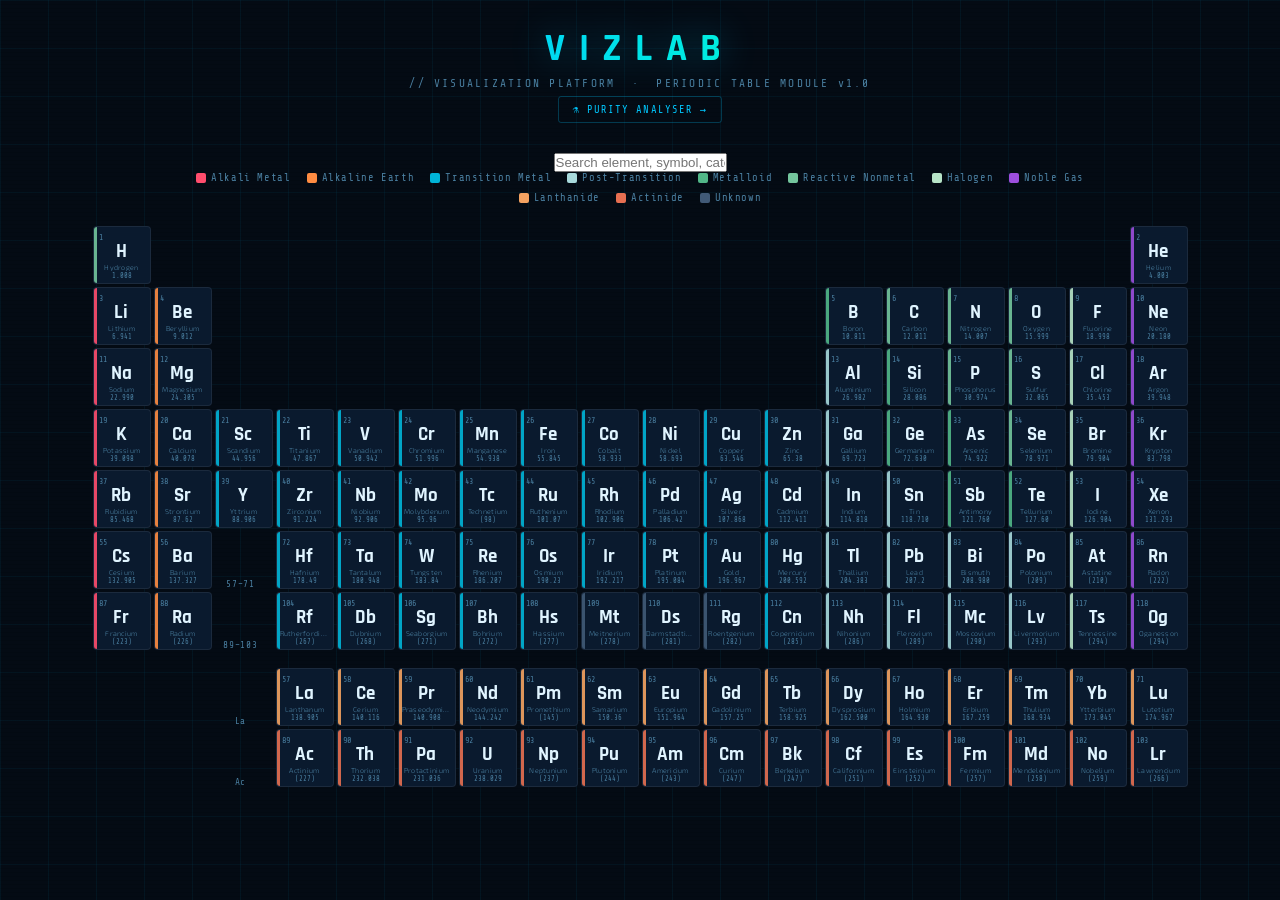
<file: index.html>
<!DOCTYPE html>
<html lang="en">
<head>
  <meta charset="UTF-8" />
  <meta name="viewport" content="width=device-width, initial-scale=1.0" />
  <title>VIZLAB — Periodic Table</title>
  <link rel="stylesheet" href="style.css" />
</head>
<body>

<div id="app">

  <!-- ── HEADER ──────────────────────────────────────── -->
  <header>
    <div class="site-title">VIZLAB</div>
    <div class="site-sub">// VISUALIZATION PLATFORM &nbsp;·&nbsp; PERIODIC TABLE MODULE v1.0</div>
    <a href="purity.html" style="font-family:'Share Tech Mono',monospace;font-size:0.65rem;
      letter-spacing:0.1em;color:#00c8ff;text-decoration:none;border:1px solid rgba(0,200,255,0.25);
      padding:6px 14px;border-radius:3px;transition:all 0.2s;margin-top:6px;display:inline-block">
      ⚗ PURITY ANALYSER →
    </a>
  </header>

  <!-- ── SEARCH ──────────────────────────────────────── -->
  <div class="search-wrap">
    <input id="search" type="text" placeholder="Search element, symbol, category…" autocomplete="off" spellcheck="false" />
  </div>

  <!-- ── LEGEND ──────────────────────────────────────── -->
  <div class="legend" id="legend">
    <!-- populated by JS -->
  </div>

  <!-- ── TABLE ───────────────────────────────────────── -->
  <div id="periodic-table">
    <!-- populated by JS -->
  </div>

</div><!-- /#app -->


<!-- ── DETAIL PANEL ─────────────────────────────────── -->
<aside id="detail-panel">
  <button class="panel-close" title="Close">✕</button>

  <div class="panel-symbol">H</div>
  <div class="panel-name">Hydrogen</div>
  <div class="panel-number">Atomic Number: 1</div>

  <hr class="panel-divider" />

  <div class="panel-props">
    <div class="prop-item">
      <label>Atomic Mass</label>
      <span id="prop-mass">—</span>
    </div>
    <div class="prop-item">
      <label>Phase</label>
      <span id="prop-phase">—</span>
    </div>
    <div class="prop-item">
      <label>Melting Point</label>
      <span id="prop-melt">—</span>
    </div>
    <div class="prop-item">
      <label>Boiling Point</label>
      <span id="prop-boil">—</span>
    </div>
    <div class="prop-item">
      <label>Density</label>
      <span id="prop-density">—</span>
    </div>
    <div class="prop-item">
      <label>Discovered</label>
      <span id="prop-discovery">—</span>
    </div>
    <div class="prop-item prop-category" style="grid-column: 1 / -1;">
      <label>Category</label>
      <span id="prop-category">—</span>
    </div>
  </div>

  <hr class="panel-divider" />

  <div style="font-family:'Share Tech Mono',monospace;font-size:0.58rem;letter-spacing:.1em;color:var(--text-dim);margin-bottom:4px;">ELECTRON CONFIGURATION</div>
  <div class="electron-config">—</div>

  <p class="panel-description">—</p>

  <hr class="panel-divider" />

  <!-- Mini spectrum preview -->
  <div style="font-family:'Share Tech Mono',monospace;font-size:0.58rem;letter-spacing:.1em;color:var(--text-dim);margin-bottom:6px;">EMISSION SPECTRUM PREVIEW</div>
  <canvas id="panel-spectrum-canvas" width="312" height="40"
    style="width:100%;height:40px;border-radius:4px;background:#000;border:1px solid rgba(0,200,255,0.12);display:block;margin-bottom:10px;"></canvas>
  <a id="panel-spectrum-link" href="spectral.html?z=1" target="_blank"
    style="display:block;text-align:center;font-family:'Share Tech Mono',monospace;font-size:0.65rem;
           letter-spacing:0.12em;color:var(--glow-cyan);border:1px solid rgba(0,200,255,0.25);
           border-radius:3px;padding:7px;text-decoration:none;transition:all 0.2s;
           background:rgba(0,200,255,0.04);">
     OPEN FULL SPECTRAL VIEWER →
  </a>
</aside>


<!-- ── TOOLTIP ──────────────────────────────────────── -->
<div id="tooltip"></div>


<script src="spectral-data.js"></script>
<script src="script.js"></script>
</body>
</html>
</file>
<file: style.css>
/* ─── IMPORTS ─────────────────────────────────────────── */
@import url('https://fonts.googleapis.com/css2?family=Rajdhani:wght@300;400;500;600;700&family=Share+Tech+Mono&family=Exo+2:wght@200;300;400;600&display=swap');

/* ─── CSS VARIABLES ───────────────────────────────────── */
:root {
  --bg-deep:       #040b14;
  --bg-mid:        #071224;
  --bg-panel:      #0a1a2e;
  --grid-line:     rgba(0, 200, 255, 0.06);
  --glow-cyan:     #00c8ff;
  --glow-teal:     #00ffd0;
  --glow-violet:   #7c3aed;
  --text-primary:  #e0f4ff;
  --text-dim:      #4a7fa0;
  --text-mono:     #00ffd0;

  /* Category palette */
  --c-alkali:        #ff4d6d;
  --c-alkaline:      #ff8c42;
  --c-transition:    #00b4d8;
  --c-post:         #a8dadc;
  --c-metalloid:     #52b788;
  --c-nonmetal:      #74c69d;
  --c-halogen:       #b7e4c7;
  --c-noble:         #9d4edd;
  --c-lanthanide:    #f4a261;
  --c-actinide:      #e76f51;
  --c-unknown:       #415a77;

  --cell-size: 68px;
  --cell-gap:  4px;
}

/* ─── RESET & BASE ────────────────────────────────────── */
*, *::before, *::after { box-sizing: border-box; margin: 0; padding: 0; }

html, body {
  width: 100%; min-height: 100vh;
  background: var(--bg-deep);
  color: var(--text-primary);
  font-family: 'Exo 2', sans-serif;
  overflow-x: hidden;
}

/* ─── ANIMATED GRID BACKGROUND ───────────────────────── */
body::before {
  content: '';
  position: fixed; inset: 0;
  background-image:
    linear-gradient(var(--grid-line) 1px, transparent 1px),
    linear-gradient(90deg, var(--grid-line) 1px, transparent 1px);
  background-size: 48px 48px;
  animation: gridDrift 60s linear infinite;
  pointer-events: none; z-index: 0;
}
@keyframes gridDrift {
  0%   { background-position: 0 0; }
  100% { background-position: 48px 48px; }
}

/* ─── SCANLINE OVERLAY ────────────────────────────────── */
body::after {
  content: '';
  position: fixed; inset: 0;
  background: repeating-linear-gradient(
    0deg,
    transparent,
    transparent 3px,
    rgba(0,0,0,0.08) 3px,
    rgba(0,0,0,0.08) 4px
  );
  pointer-events: none; z-index: 1;
}

/* ─── WRAPPER ─────────────────────────────────────────── */
#app {
  position: relative; z-index: 2;
  display: flex; flex-direction: column;
  align-items: center;
  padding: 24px 16px 48px;
  min-height: 100vh;
}

/* ─── HEADER ──────────────────────────────────────────── */
header {
  text-align: center;
  margin-bottom: 28px;
}

.site-title {
  font-family: 'Rajdhani', sans-serif;
  font-size: clamp(1.6rem, 3vw, 2.6rem);
  font-weight: 700;
  letter-spacing: 0.35em;
  text-transform: uppercase;
  background: linear-gradient(90deg, var(--glow-cyan), var(--glow-teal));
  -webkit-background-clip: text; -webkit-text-fill-color: transparent;
  background-clip: text;
  filter: drop-shadow(0 0 18px rgba(0,200,255,0.4));
}

.site-sub {
  font-family: 'Share Tech Mono', monospace;
  font-size: 0.7rem;
  letter-spacing: 0.2em;
  color: var(--text-dim);
  margin-top: 4px;
}



/* ─── LEGEND ──────────────────────────────────────────── */
.legend {
  display: flex; flex-wrap: wrap; justify-content: center;
  gap: 8px 16px;
  margin-bottom: 22px;
  max-width: 900px;
}

.legend-item {
  display: flex; align-items: center; gap: 5px;
  font-size: 0.65rem;
  font-family: 'Share Tech Mono', monospace;
  letter-spacing: 0.06em;
  color: var(--text-dim);
  cursor: pointer;
  transition: color 0.2s;
}
.legend-item:hover { color: var(--text-primary); }

.legend-dot {
  width: 10px; height: 10px; border-radius: 2px;
  flex-shrink: 0;
}

/* ─── PERIODIC TABLE GRID ─────────────────────────────── */
#periodic-table {
  display: grid;
  grid-template-columns: repeat(18, var(--cell-size));
  gap: var(--cell-gap);
  margin-bottom: 16px;
}

/* ─── ELEMENT CELLS ───────────────────────────────────── */
.element {
  width: var(--cell-size);
  height: var(--cell-size);
  border-radius: 4px;
  border: 1px solid rgba(255,255,255,0.07);
  background: var(--bg-panel);
  display: flex; flex-direction: column;
  align-items: center; justify-content: center;
  position: relative;
  cursor: pointer;
  transition: transform 0.18s ease, box-shadow 0.18s ease, border-color 0.18s ease;
  overflow: hidden;
}

/* Category color strips (left border glow) */
.element::before {
  content: '';
  position: absolute; left: 0; top: 0; bottom: 0;
  width: 3px;
  background: var(--cat-color);
  opacity: 0.9;
}

/* Hover state */
.element:hover {
  transform: translateY(-3px) scale(1.06);
  border-color: var(--cat-color);
  box-shadow:
    0 0 16px color-mix(in srgb, var(--cat-color) 50%, transparent),
    0 8px 24px rgba(0,0,0,0.5);
  z-index: 10;
}

/* Active/selected */
.element.selected {
  border-color: var(--glow-teal);
  box-shadow: 0 0 20px rgba(0,255,208,0.35);
}

/* Dimmed when searching */
.element.dimmed {
  opacity: 0.15;
  transform: none !important;
  box-shadow: none !important;
}

/* Atomic number */
.el-number {
  font-family: 'Share Tech Mono', monospace;
  font-size: 0.52rem;
  color: var(--text-dim);
  line-height: 1;
  align-self: flex-start;
  padding: 4px 5px 0;
  width: 100%;
}

/* Symbol */
.el-symbol {
  font-family: 'Rajdhani', sans-serif;
  font-size: 1.45rem;
  font-weight: 700;
  line-height: 1;
  color: var(--text-primary);
  letter-spacing: 0.02em;
}

/* Name */
.el-name {
  font-size: 0.44rem;
  font-family: 'Exo 2', sans-serif;
  font-weight: 300;
  color: var(--text-dim);
  letter-spacing: 0.04em;
  margin-top: 2px;
  text-align: center;
  width: 100%;
  overflow: hidden;
  text-overflow: ellipsis;
  white-space: nowrap;
  padding: 0 3px;
}

/* Atomic mass */
.el-mass {
  font-family: 'Share Tech Mono', monospace;
  font-size: 0.44rem;
  color: var(--text-dim);
  margin-top: 1px;
}

/* ─── SPACER / LABEL CELLS ────────────────────────────── */
.spacer { background: transparent; border: none; cursor: default; }
.spacer:hover { transform: none; box-shadow: none; }

.period-label, .group-label {
  display: flex; align-items: center; justify-content: center;
  font-family: 'Share Tech Mono', monospace;
  font-size: 0.6rem;
  color: var(--text-dim);
  background: transparent;
  border: none;
  cursor: default;
}
.period-label:hover, .group-label:hover { transform: none; box-shadow: none; }

/* ─── LANTHANIDE / ACTINIDE SEPARATOR ────────────────── */
.la-ac-gap {
  grid-column: 1 / -1;
  height: 12px;
}
.la-ac-label {
  font-family: 'Share Tech Mono', monospace;
  font-size: 0.58rem;
  color: var(--text-dim);
  background: transparent;
  border: none;
  cursor: default;
  display: flex; align-items: center; justify-content: flex-end;
  padding-right: 6px;
  letter-spacing: 0.08em;
}
.la-ac-label:hover { transform: none; box-shadow: none; }

/* ─── DETAIL PANEL ────────────────────────────────────── */
#detail-panel {
  position: fixed;
  top: 50%; right: -420px;
  transform: translateY(-50%);
  width: 360px;
  background: var(--bg-panel);
  border: 1px solid rgba(0,200,255,0.2);
  border-right: none;
  border-radius: 12px 0 0 12px;
  padding: 28px 24px;
  z-index: 100;
  transition: right 0.38s cubic-bezier(0.22,1,0.36,1);
  backdrop-filter: blur(12px);
  box-shadow: -8px 0 40px rgba(0,0,0,0.6);
}

#detail-panel.open { right: 0; }

.panel-close {
  position: absolute; top: 14px; right: 16px;
  background: none; border: none;
  color: var(--text-dim); font-size: 1.2rem;
  cursor: pointer; transition: color 0.2s;
  font-family: 'Rajdhani', sans-serif;
}
.panel-close:hover { color: var(--glow-cyan); }

.panel-symbol {
  font-family: 'Rajdhani', sans-serif;
  font-size: 5rem; font-weight: 700;
  line-height: 1;
  background: linear-gradient(135deg, var(--glow-cyan), var(--glow-teal));
  -webkit-background-clip: text; -webkit-text-fill-color: transparent;
  background-clip: text;
  filter: drop-shadow(0 0 20px rgba(0,200,255,0.4));
}

.panel-name {
  font-family: 'Rajdhani', sans-serif;
  font-size: 1.4rem; font-weight: 600;
  letter-spacing: 0.1em;
  color: var(--text-primary);
  text-transform: uppercase;
}

.panel-number {
  font-family: 'Share Tech Mono', monospace;
  font-size: 0.75rem;
  color: var(--text-dim);
  margin-bottom: 16px;
}

.panel-divider {
  border: none;
  border-top: 1px solid rgba(0,200,255,0.1);
  margin: 14px 0;
}

.panel-props {
  display: grid;
  grid-template-columns: 1fr 1fr;
  gap: 10px;
}

.prop-item label {
  display: block;
  font-family: 'Share Tech Mono', monospace;
  font-size: 0.58rem;
  letter-spacing: 0.12em;
  color: var(--text-dim);
  text-transform: uppercase;
  margin-bottom: 2px;
}

.prop-item span {
  font-family: 'Exo 2', sans-serif;
  font-size: 0.85rem;
  font-weight: 400;
  color: var(--text-primary);
}

.prop-category span {
  display: inline-block;
  padding: 2px 8px;
  border-radius: 3px;
  font-size: 0.72rem;
  font-family: 'Share Tech Mono', monospace;
  background: color-mix(in srgb, var(--cat-color-panel, #00c8ff) 15%, transparent);
  color: var(--cat-color-panel, #00c8ff);
  border: 1px solid color-mix(in srgb, var(--cat-color-panel, #00c8ff) 40%, transparent);
}

.panel-description {
  font-size: 0.78rem;
  line-height: 1.65;
  color: #7ba8bf;
  margin-top: 10px;
}

/* ─── ELECTRON CONFIG VISUAL ──────────────────────────── */
.electron-config {
  font-family: 'Share Tech Mono', monospace;
  font-size: 0.72rem;
  color: var(--glow-teal);
  background: rgba(0,255,208,0.05);
  border: 1px solid rgba(0,255,208,0.12);
  border-radius: 4px;
  padding: 6px 10px;
  margin-top: 10px;
  letter-spacing: 0.06em;
  word-break: break-word;
}

/* ─── TOOLTIP ─────────────────────────────────────────── */
#tooltip {
  position: fixed;
  background: rgba(4,11,20,0.95);
  border: 1px solid rgba(0,200,255,0.25);
  border-radius: 6px;
  padding: 8px 12px;
  font-family: 'Share Tech Mono', monospace;
  font-size: 0.7rem;
  color: var(--text-primary);
  pointer-events: none;
  z-index: 200;
  white-space: nowrap;
  display: none;
  box-shadow: 0 4px 20px rgba(0,0,0,0.5);
}

/* ─── CATEGORY COLORS ─────────────────────────────────── */
.cat-alkali-metal        { --cat-color: var(--c-alkali); }
.cat-alkaline-earth      { --cat-color: var(--c-alkaline); }
.cat-transition-metal    { --cat-color: var(--c-transition); }
.cat-post-transition     { --cat-color: var(--c-post); }
.cat-metalloid           { --cat-color: var(--c-metalloid); }
.cat-reactive-nonmetal   { --cat-color: var(--c-nonmetal); }
.cat-noble-gas           { --cat-color: var(--c-noble); }
.cat-halogen             { --cat-color: var(--c-halogen); }
.cat-lanthanide          { --cat-color: var(--c-lanthanide); }
.cat-actinide            { --cat-color: var(--c-actinide); }
.cat-unknown             { --cat-color: var(--c-unknown); }

/* ─── PULSE ANIMATION FOR LANDING ────────────────────── */
@keyframes cellFadeIn {
  from { opacity: 0; transform: scale(0.85); }
  to   { opacity: 1; transform: scale(1); }
}

.element {
  animation: cellFadeIn 0.35s ease both;
}

/* ─── RESPONSIVE ──────────────────────────────────────── */
@media (max-width: 1350px) {
  :root { --cell-size: 58px; --cell-gap: 3px; }
  .el-symbol { font-size: 1.2rem; }
}

@media (max-width: 1120px) {
  :root { --cell-size: 50px; --cell-gap: 3px; }
  .el-symbol { font-size: 1rem; }
  .el-name, .el-mass { display: none; }
}

@media (max-width: 960px) {
  :root { --cell-size: 42px; --cell-gap: 2px; }
  .el-symbol { font-size: 0.9rem; }
}
</file>
